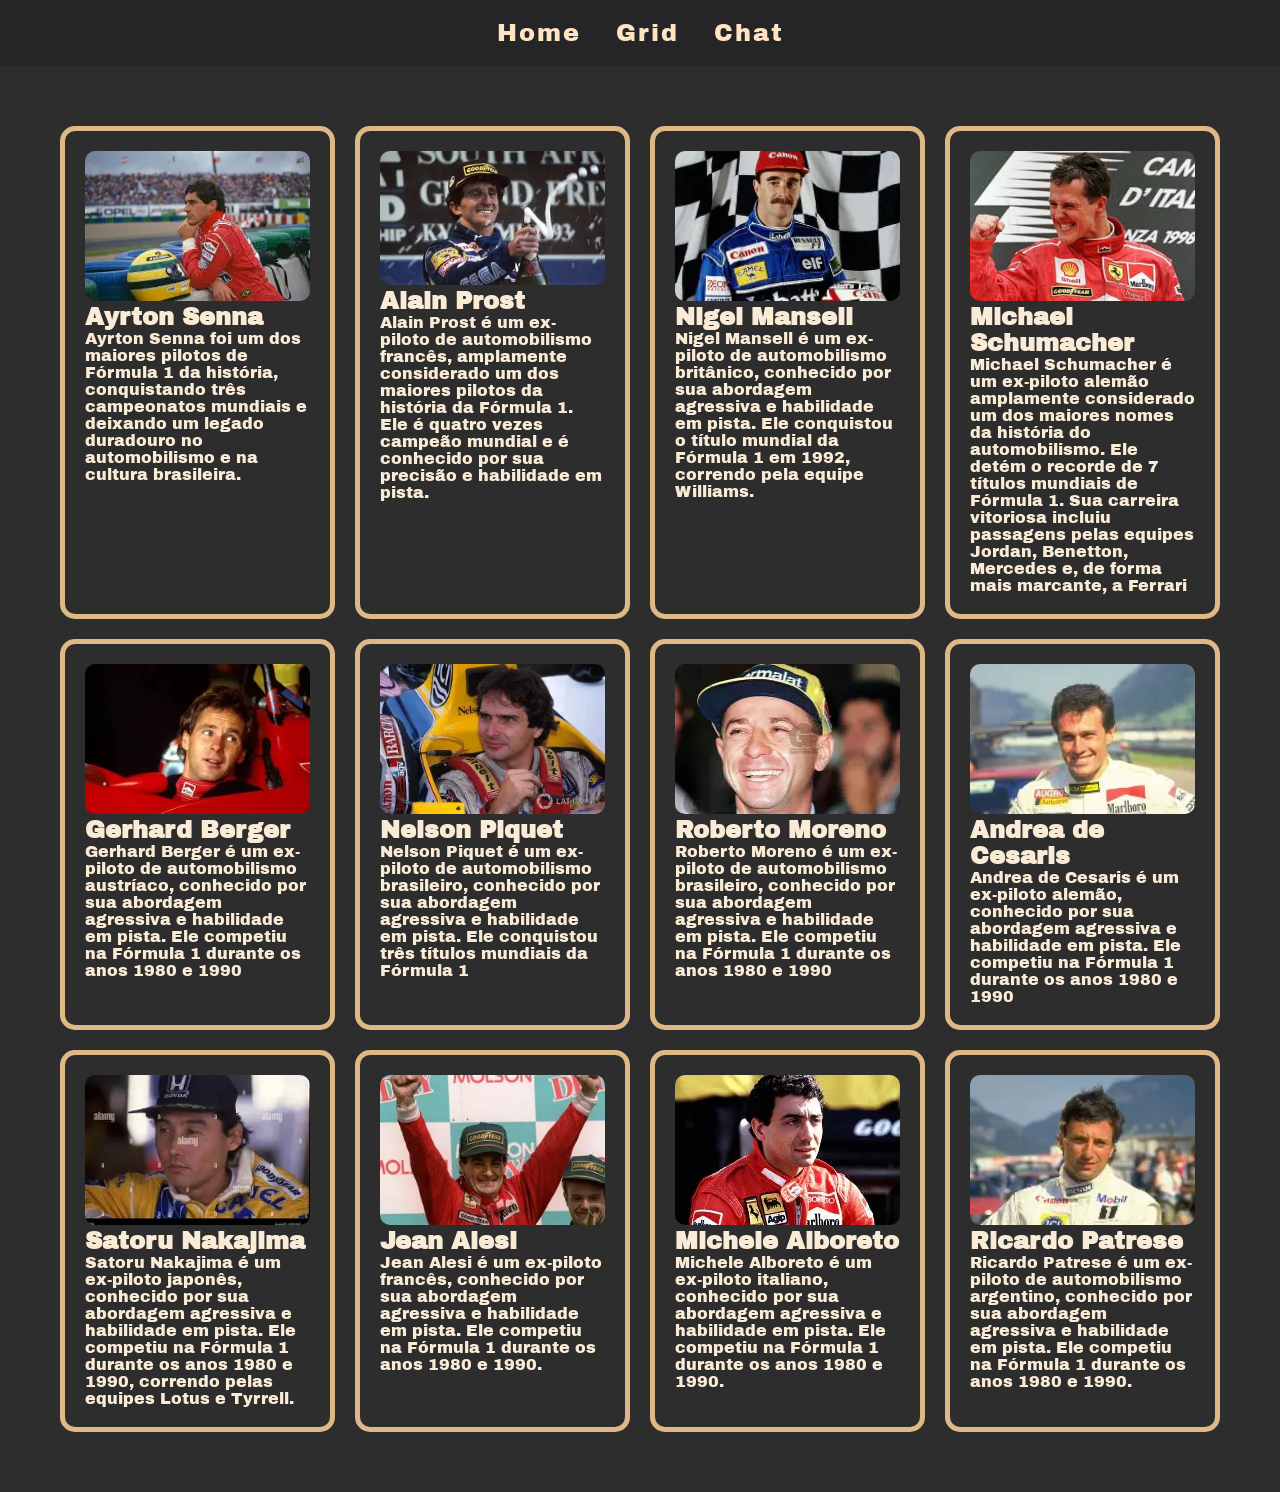
<file: index.html>
<!DOCTYPE html>
<html lang="pt-br">

<head>
    <meta charset="UTF-8">
    <meta name="viewport" content="width=device-width, initial-scale=1.0">
    <title>Fórmula 1</title>
    <link rel="stylesheet" href="style.css">
</head>

<body>
    <nav class="menu">
        <a class="link" href="ayrton.html">Home</a>
        <a class="link" href="index.html">Grid</a>
        <a class="link" href="#">Chat</a>
    </nav>

    <div class="vitrine">

        <article class="historia">
            <img src="OIP.webp" alt="Senna" class="foto">
            <h2>Ayrton Senna</h2>
            
            <p>Ayrton Senna foi um dos maiores pilotos de Fórmula 1 da história, conquistando três campeonatos mundiais e deixando um legado duradouro no automobilismo e na cultura brasileira.</p>
            

        </article>

        <article class="historia">
            <img src="AlainProstata.webp" alt="Prost" class="foto">
            <h2>Alain Prost</h2>
            <p>Alain Prost é um ex-piloto de automobilismo francês, amplamente considerado um dos maiores pilotos da história da Fórmula 1. Ele é quatro vezes campeão mundial e é conhecido por sua precisão e habilidade em pista.</p>
            
        </article>

        <article class="historia">
            <img src="nigelmansell.webp" alt="Mansell" class="foto">
            <h2>Nigel Mansell</h2>
                <p>Nigel Mansell é um ex-piloto de automobilismo britânico, conhecido por sua abordagem agressiva e habilidade em pista. Ele conquistou o título mundial da Fórmula 1 em 1992, correndo pela equipe Williams.</p>
            
        </article>

        <article class="historia">
            <img src="download (1).jpg" alt="Schumacher" width="276px" height="200px" class="foto">
            <h2>Michael Schumacher</h2>
            <p>Michael Schumacher é um ex-piloto alemão amplamente considerado um dos maiores nomes da história do automobilismo. Ele detém o recorde de 7 títulos mundiais de Fórmula 1. Sua carreira vitoriosa incluiu passagens pelas equipes Jordan, Benetton, Mercedes e, de forma mais marcante, a Ferrari</p>
            
        </article>

 <article class="historia">
            <img src="borger.webp" alt="Berger" width="276px" height="200px" class="foto">
            <h2>Gerhard Berger</h2>
            <p>Gerhard Berger é um ex-piloto de automobilismo austríaco, conhecido por sua abordagem agressiva e habilidade em pista. Ele competiu na Fórmula 1 durante os anos 1980 e 1990</p>
            
        </article>


         <article class="historia">
            <img src="pikont.webp" alt="Piquet" width="276px" height="200px" class="foto">
            <h2> Nelson Piquet</h2>
            <p>Nelson Piquet é um ex-piloto de automobilismo brasileiro, conhecido por sua abordagem agressiva e habilidade em pista. Ele conquistou três títulos mundiais da Fórmula 1</p>
            
        </article>


         <article class="historia">
            <img src="pupis.webp" alt="Roberto Moreno" width="276px" height="200px" class="foto">
            <h2>Roberto Moreno</h2>
            <p>Roberto Moreno é um ex-piloto de automobilismo brasileiro, conhecido por sua abordagem agressiva e habilidade em pista. Ele competiu na Fórmula 1 durante os anos 1980 e 1990</p>
            
        </article>


         <article class="historia">
            <img src="crasheris.webp" alt="De cesaris" width="276px" height="200px" class="foto">
            <h2>Andrea de Cesaris</h2>
            <p>Andrea de Cesaris é um ex-piloto alemão, conhecido por sua abordagem agressiva e habilidade em pista. Ele competiu na Fórmula 1 durante os anos 1980 e 1990</p>
            
        </article>


         <article class="historia">
            <img src="olhos.webp" alt="nakajima" width="276px" height="200px" class="foto">
            <h2>Satoru Nakajima</h2>
            <p>Satoru Nakajima é um ex-piloto japonês, conhecido por sua abordagem agressiva e habilidade em pista. Ele competiu na Fórmula 1 durante os anos 1980 e 1990, correndo pelas equipes Lotus e Tyrrell.</p>
            
        </article>

        <article class="historia">
            <img src="alesi.webp" alt="Alesi" width="276px" height="200px" class="foto">
            <h2>Jean Alesi</h2>
            <p>Jean Alesi é um ex-piloto francês, conhecido por sua abordagem agressiva e habilidade em pista. Ele competiu na Fórmula 1 durante os anos 1980 e 1990.</p>
            
        </article>

         <article class="historia">
            <img src="michele.webp" alt="Alboreto" width="276px" height="200px" class="foto">
            <h2>Michele Alboreto</h2>
            <p>Michele Alboreto é um ex-piloto italiano, conhecido por sua abordagem agressiva e habilidade em pista. Ele competiu na Fórmula 1 durante os anos 1980 e 1990.</p>
            
        </article>

         <article class="historia">
            <img src="ricardao.webp" alt="Patrese" width="276px" height="200px" class="foto">
            <h2>Ricardo Patrese</h2>
            <p>Ricardo Patrese é um ex-piloto de automobilismo argentino, conhecido por sua abordagem agressiva e habilidade em pista. Ele competiu na Fórmula 1 durante os anos 1980 e 1990.</p>
            
        </article>


    </div>

</body>

</html>
</file>
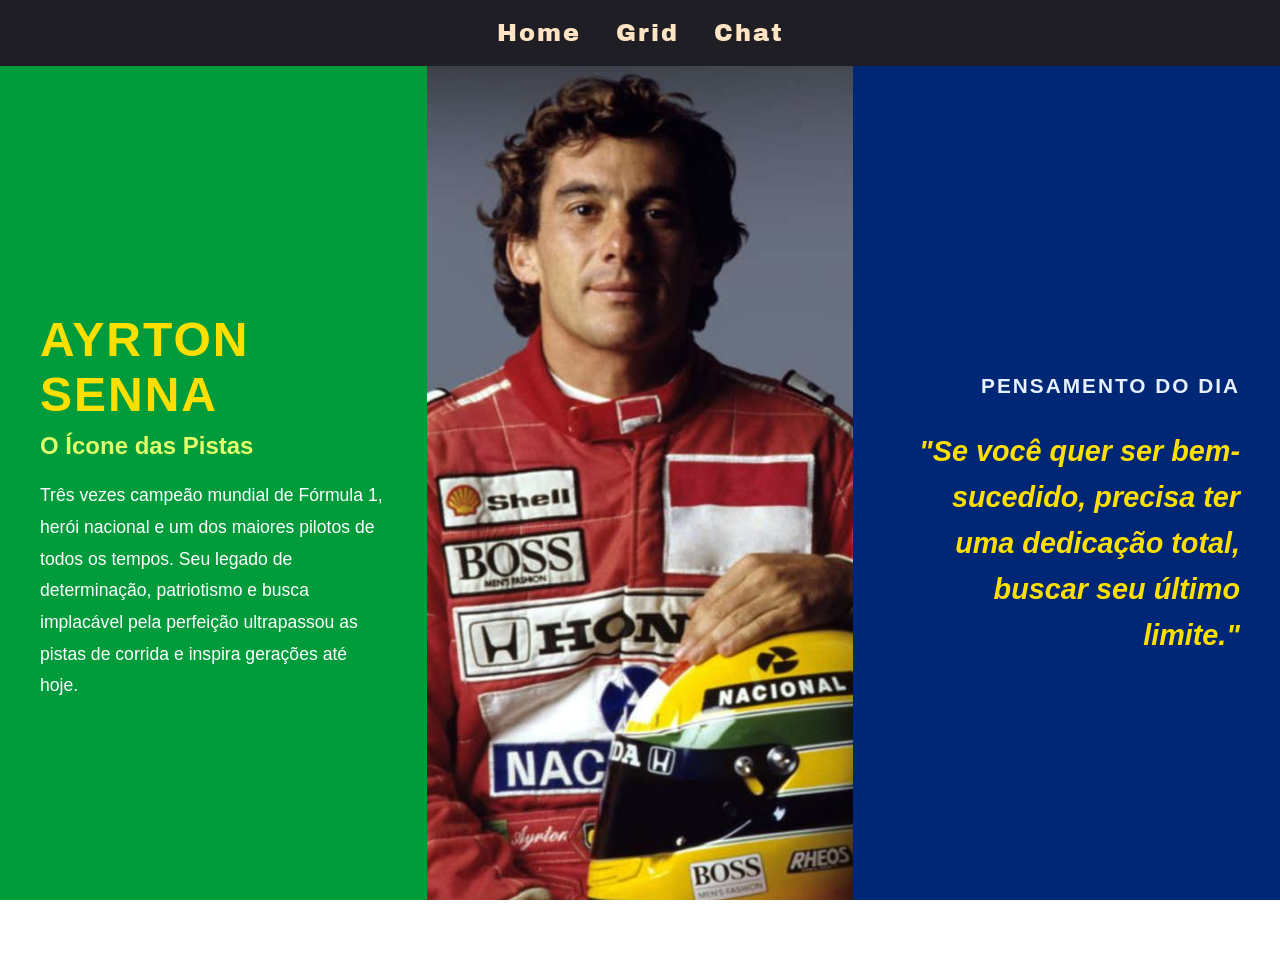
<file: ayrton.html>
<!DOCTYPE html>
<html lang="pt-BR">
<head>
    <meta charset="UTF-8">
    <meta name="viewport" content="width=device-width, initial-scale=1.0">
    <title>Ayrton Senna - O Legado</title>
    <link rel="stylesheet" href="style2.css">
</head>
<body>
     <nav class="menu">
        <a class="link" href="ayrton.html">Home</a>
        <a class="link" href="index.html">Grid</a>
        <a class="link" href="#">Chat</a>
    </nav>




    <div class="container-franca">
       
        <section class="coluna coluna-azul">
            <div class="conteudo">
                <h1>Ayrton Senna</h1>
                <h2>O Ícone das Pistas</h2>
                <p>Três vezes campeão mundial de Fórmula 1, herói nacional e um dos maiores pilotos de todos os tempos. Seu legado de determinação, patriotismo e busca implacável pela perfeição ultrapassou as pistas de corrida e inspira gerações até hoje.</p>
            </div>
        </section>

        
        <section class="coluna coluna-branca">
            
            <img src="ayrton-senna.jpg" alt="Ayrton Senna">
        </section>

        
        <section class="coluna coluna-vermelha">
            <div class="conteudo">
                <h3>Pensamento do Dia</h3>
                <blockquote id="campo-frase">"Carregando uma frase do campeão..."</blockquote>
            </div>
        </section>
    </div>

    <script src="script.js"></script>
</body>
</html>
</file>
<file: style.css>
@import url('https://fonts.googleapis.com/css2?family=Archivo+Black&display=swap');


* {
    margin: 0;
    padding: 0;
}

body {
    background-color: rgba(0, 0, 0, 0.822);
    color: antiquewhite
}

.menu {
    position: sticky;
    top: 0;
    padding: 20px;
    background-color: rgba(30, 30, 36, 0.5);
    text-align: center;
    font-family: 'Archivo Black';
    z-index: 100;
    color: rgb(148, 131, 111);

}

.link {
    font-family: 'Archivo Black';
    text-decoration: none;
    font-size: 1.5rem;
    letter-spacing: 2px;
    margin: 0 15px;
    color: bisque;
}

.vitrine{
    display: grid;
    grid-template-columns: repeat(auto-fit, minmax(240px, 1fr));
    gap: 20px;
    max-width: 1200px;
    padding: 60px;
    margin: 0 auto;
}


.historia{
    border: 5px solid burlywood;
    font-family: 'Archivo Black' ;
    border-radius: 15px;
    padding: 20px;

    
}


.foto{
    width: 100%;
    max-height: 150px;
    border-radius: 10px;
    object-fit: cover;
}

.h2{
    font-family: 'Archivo Black';
}
</file>
<file: style2.css>
@import url('https://fonts.googleapis.com/css2?family=Archivo+Black&display=swap');

html, body {
    margin: 0;
    padding: 0;
    width: 100%;
    height: 100vh;
    overflow: hidden;
    font-family: 'Segoe UI', Tahoma, Geneva, Verdana, sans-serif;
}

.menu {
    position: sticky;
    top: 0;
    padding: 20px;
    background-color: rgba(30, 30, 36, 1);
    text-align: center;
    font-family: 'Archivo Black';
    z-index: 100;
    color: rgb(148, 131, 111);

}

.link {
    font-family: 'Archivo Black';
    text-decoration: none;
    font-size: 1.5rem;
    letter-spacing: 2px;
    margin: 0 15px;
    color: bisque;
}


.container-franca {
    display: flex;
    width: 100%;
    height: 100vh;
}


.coluna {
    flex: 1; 
    height: 100%;
    display: flex;
    flex-direction: column;
    justify-content: center;
    align-items: center;
    box-sizing: border-box;
    position: relative;
}


.conteudo {
    padding: 40px;
    max-width: 450px;
}


.coluna-azul {
    background-color: #009C3B; 
    color: #ffffff;
    text-align: left;
}


.coluna-azul h1 {
    font-size: 3rem;
    margin: 0 0 10px 0;
    text-transform: uppercase;
    letter-spacing: 2px;
    color: #FFDF00; 
}


.coluna-azul h2 {
    font-size: 1.5rem;
    margin: 0 0 20px 0;
    color: #E0FF6A;
}


.coluna-azul p {
    font-size: 1.1rem;
    line-height: 1.8;
}


.coluna-branca {
    background-color: #FFDF00; 
    padding: 0; 
}


.coluna-branca img {
    width: 100%;
    height: 100%;
    object-fit: cover; 
}


.coluna-vermelha {
    background-color: #002776; 
    color: #ffffff;
    text-align: right;
}


.coluna-vermelha h3 {
    font-size: 1.3rem;
    text-transform: uppercase;
    letter-spacing: 2px;
    margin: 0 0 30px 0;
    color: #e6f0ff;
}


.coluna-vermelha blockquote {
    font-size: 1.8rem;
    font-style: italic;
    line-height: 1.6;
    margin: 0;
    font-weight: 600;
    color: #FFDF00;
}



@media (max-width: 768px) {
    .container-franca {
        flex-direction: column; 
        overflow-y: auto;
    }
    .coluna {
        height: auto;
        padding: 50px 20px;
    }
    .coluna-branca {
        height: 400px;
    }
}
</file>
